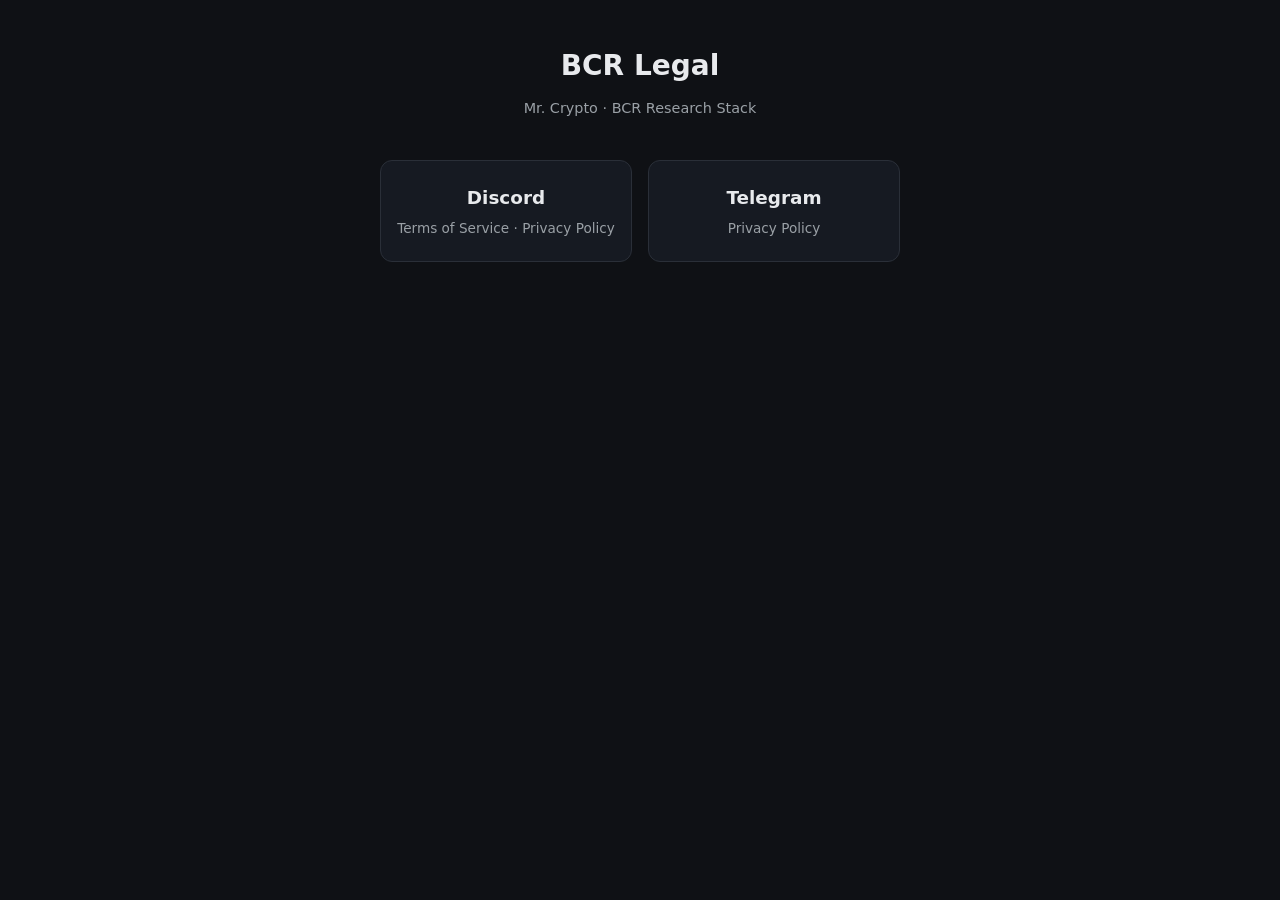
<file: index.html>
<!DOCTYPE html>
<html lang="en">
<head>
  <meta charset="utf-8">
  <meta name="viewport" content="width=device-width, initial-scale=1">
  <title>BCR — Legal</title>
  <link rel="stylesheet" href="legal.css">
</head>
<body>
  <main class="hub">
    <h1>BCR Legal</h1>
    <p class="tagline muted">Mr. Crypto · BCR Research Stack</p>

    <div class="picker">
      <a href="discord.html">
        <span class="label">Discord</span>
        <span class="hint">Terms of Service · Privacy Policy</span>
      </a>
      <a href="telegram/privacy-policy.html">
        <span class="label">Telegram</span>
        <span class="hint">Privacy Policy</span>
      </a>
    </div>
  </main>
</body>
</html>
</file>
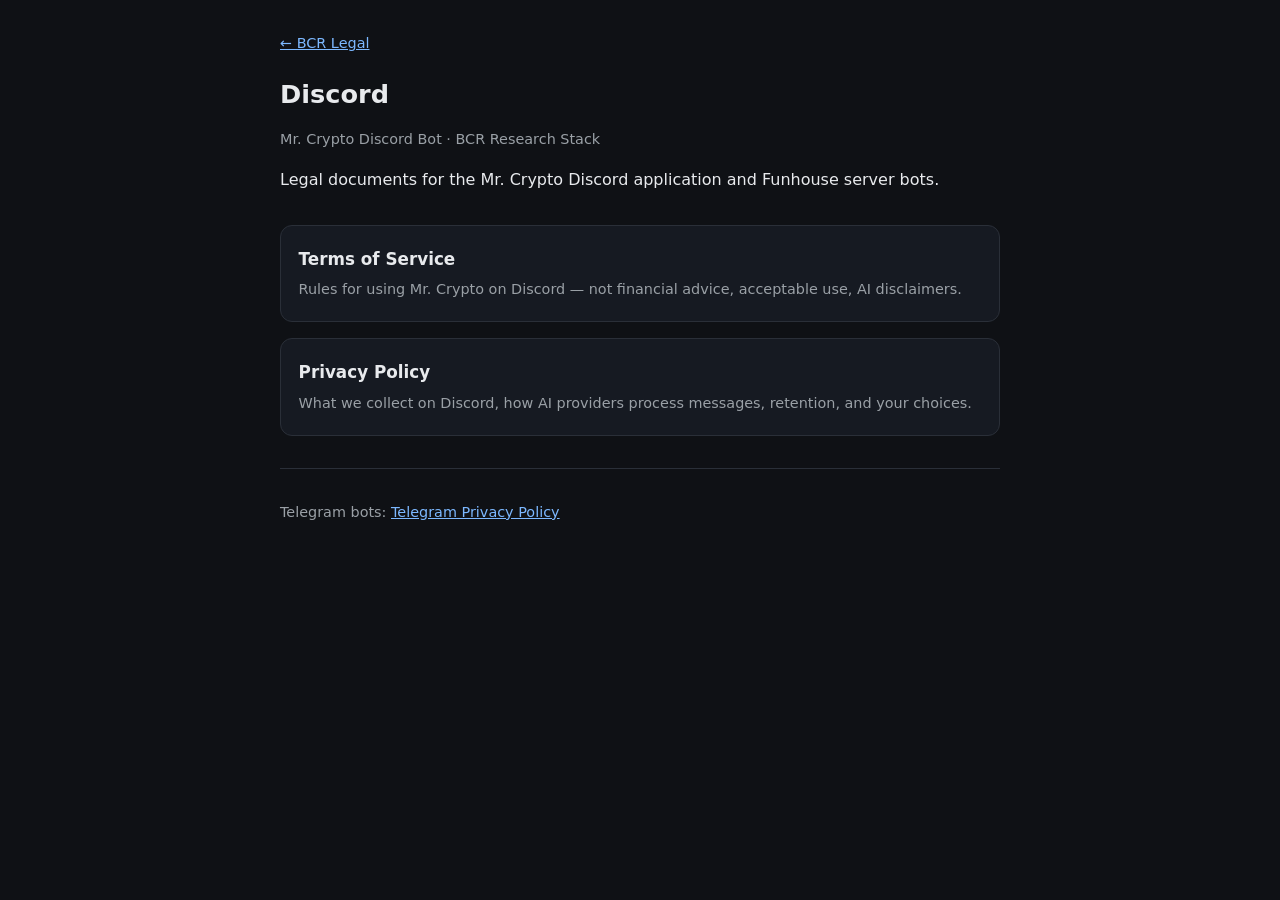
<file: discord.html>
<!DOCTYPE html>
<html lang="en">
<head>
  <meta charset="utf-8">
  <meta name="viewport" content="width=device-width, initial-scale=1">
  <title>Discord — BCR Legal</title>
  <link rel="stylesheet" href="legal.css">
</head>
<body>
  <p class="nav-top muted"><a href="index.html">← BCR Legal</a></p>

  <h1>Discord</h1>
  <p class="muted">Mr. Crypto Discord Bot · BCR Research Stack</p>

  <p>Legal documents for the Mr. Crypto Discord application and Funhouse server bots.</p>

  <div class="cards">
    <a class="card" href="terms-of-service.html">
      <div class="title">Terms of Service</div>
      <div class="desc">Rules for using Mr. Crypto on Discord — not financial advice, acceptable use, AI disclaimers.</div>
    </a>
    <a class="card" href="privacy-policy.html">
      <div class="title">Privacy Policy</div>
      <div class="desc">What we collect on Discord, how AI providers process messages, retention, and your choices.</div>
    </a>
  </div>

  <hr>
  <p class="muted">Telegram bots: <a href="telegram/privacy-policy.html">Telegram Privacy Policy</a></p>
</body>
</html>
</file>
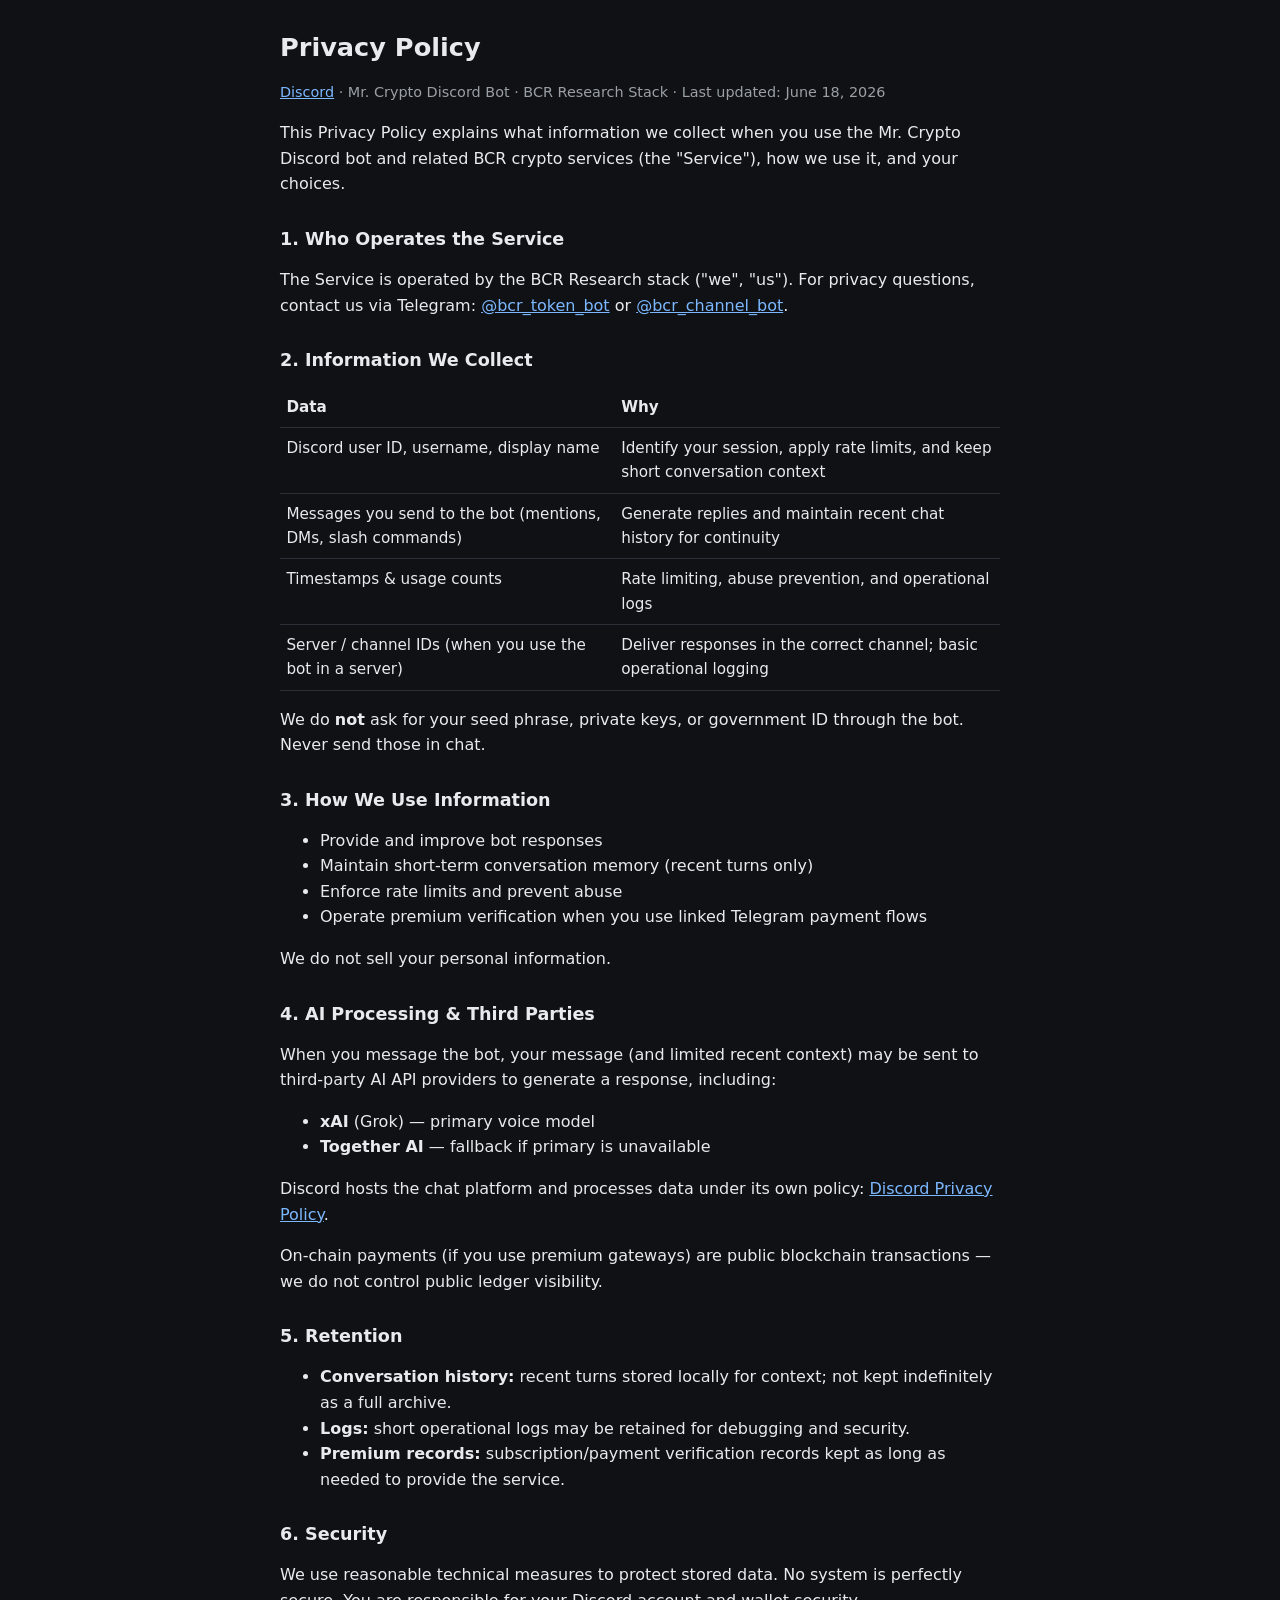
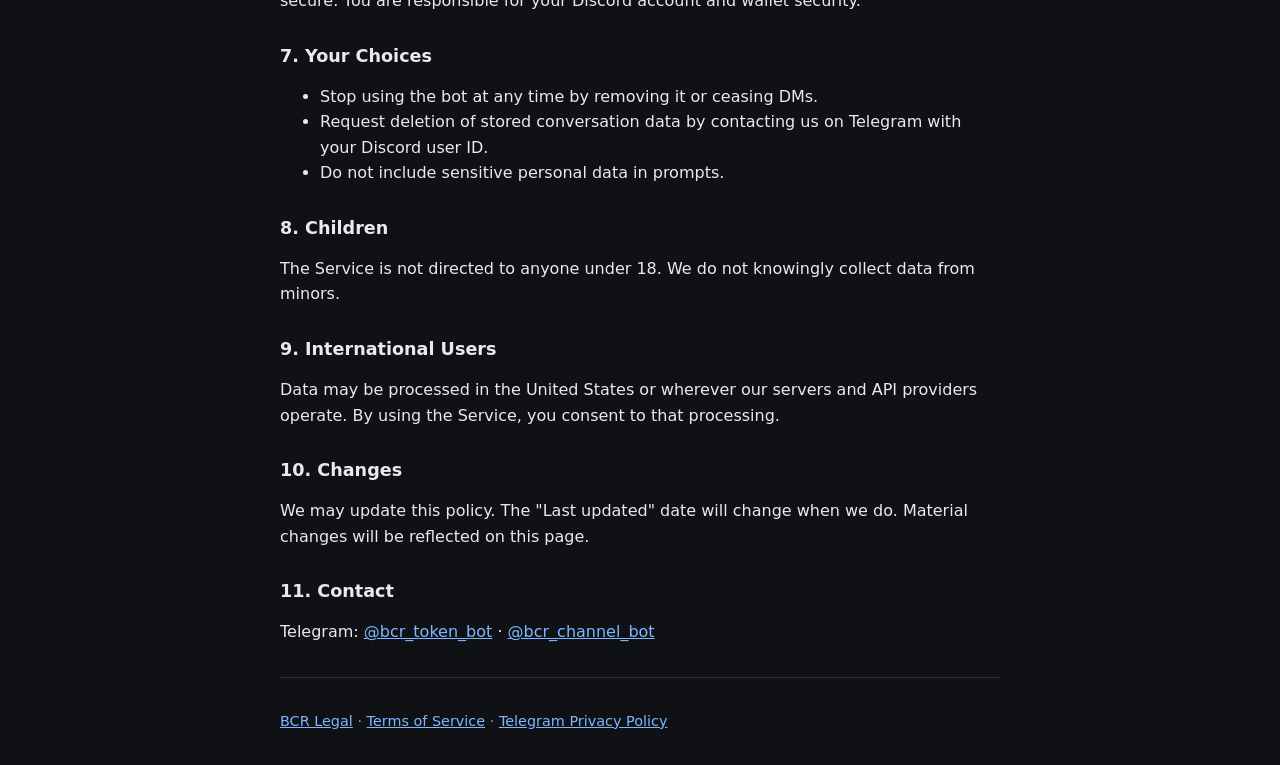
<file: privacy-policy.html>
<!DOCTYPE html>
<html lang="en">
<head>
  <meta charset="utf-8">
  <meta name="viewport" content="width=device-width, initial-scale=1">
  <title>Privacy Policy — Mr. Crypto (BCR)</title>
  <style>
    :root { color-scheme: dark; }
    body {
      font-family: system-ui, -apple-system, Segoe UI, sans-serif;
      line-height: 1.6;
      max-width: 720px;
      margin: 2rem auto;
      padding: 0 1.25rem;
      background: #0f1115;
      color: #e8eaed;
    }
    h1, h2 { line-height: 1.25; }
    h1 { font-size: 1.6rem; }
    h2 { font-size: 1.1rem; margin-top: 2rem; }
    a { color: #7cb8ff; }
    .muted { color: #9aa0a6; font-size: 0.9rem; }
    hr { border: none; border-top: 1px solid #2a2f38; margin: 2rem 0; }
    table { width: 100%; border-collapse: collapse; font-size: 0.95rem; }
    th, td { text-align: left; padding: 0.5rem 0.4rem; border-bottom: 1px solid #2a2f38; vertical-align: top; }
  </style>
</head>
<body>
  <h1>Privacy Policy</h1>
  <p class="muted"><a href="discord.html">Discord</a> · Mr. Crypto Discord Bot · BCR Research Stack · Last updated: June 18, 2026</p>

  <p>
    This Privacy Policy explains what information we collect when you use the Mr. Crypto
    Discord bot and related BCR crypto services (the "Service"), how we use it, and your choices.
  </p>

  <h2>1. Who Operates the Service</h2>
  <p>
    The Service is operated by the BCR Research stack ("we", "us"). For privacy questions,
    contact us via Telegram:
    <a href="https://t.me/bcr_token_bot">@bcr_token_bot</a> or
    <a href="https://t.me/bcr_channel_bot">@bcr_channel_bot</a>.
  </p>

  <h2>2. Information We Collect</h2>
  <table>
    <thead>
      <tr><th>Data</th><th>Why</th></tr>
    </thead>
    <tbody>
      <tr>
        <td>Discord user ID, username, display name</td>
        <td>Identify your session, apply rate limits, and keep short conversation context</td>
      </tr>
      <tr>
        <td>Messages you send to the bot (mentions, DMs, slash commands)</td>
        <td>Generate replies and maintain recent chat history for continuity</td>
      </tr>
      <tr>
        <td>Timestamps &amp; usage counts</td>
        <td>Rate limiting, abuse prevention, and operational logs</td>
      </tr>
      <tr>
        <td>Server / channel IDs (when you use the bot in a server)</td>
        <td>Deliver responses in the correct channel; basic operational logging</td>
      </tr>
    </tbody>
  </table>
  <p>
    We do <strong>not</strong> ask for your seed phrase, private keys, or government ID through the bot.
    Never send those in chat.
  </p>

  <h2>3. How We Use Information</h2>
  <ul>
    <li>Provide and improve bot responses</li>
    <li>Maintain short-term conversation memory (recent turns only)</li>
    <li>Enforce rate limits and prevent abuse</li>
    <li>Operate premium verification when you use linked Telegram payment flows</li>
  </ul>
  <p>We do not sell your personal information.</p>

  <h2>4. AI Processing &amp; Third Parties</h2>
  <p>
    When you message the bot, your message (and limited recent context) may be sent to
    third-party AI API providers to generate a response, including:
  </p>
  <ul>
    <li><strong>xAI</strong> (Grok) — primary voice model</li>
    <li><strong>Together AI</strong> — fallback if primary is unavailable</li>
  </ul>
  <p>
    Discord hosts the chat platform and processes data under its own policy:
    <a href="https://discord.com/privacy" rel="noopener">Discord Privacy Policy</a>.
  </p>
  <p>
    On-chain payments (if you use premium gateways) are public blockchain transactions —
    we do not control public ledger visibility.
  </p>

  <h2>5. Retention</h2>
  <ul>
    <li><strong>Conversation history:</strong> recent turns stored locally for context; not kept indefinitely as a full archive.</li>
    <li><strong>Logs:</strong> short operational logs may be retained for debugging and security.</li>
    <li><strong>Premium records:</strong> subscription/payment verification records kept as long as needed to provide the service.</li>
  </ul>

  <h2>6. Security</h2>
  <p>
    We use reasonable technical measures to protect stored data. No system is perfectly secure.
    You are responsible for your Discord account and wallet security.
  </p>

  <h2>7. Your Choices</h2>
  <ul>
    <li>Stop using the bot at any time by removing it or ceasing DMs.</li>
    <li>Request deletion of stored conversation data by contacting us on Telegram with your Discord user ID.</li>
    <li>Do not include sensitive personal data in prompts.</li>
  </ul>

  <h2>8. Children</h2>
  <p>
    The Service is not directed to anyone under 18. We do not knowingly collect data from minors.
  </p>

  <h2>9. International Users</h2>
  <p>
    Data may be processed in the United States or wherever our servers and API providers operate.
    By using the Service, you consent to that processing.
  </p>

  <h2>10. Changes</h2>
  <p>
    We may update this policy. The "Last updated" date will change when we do.
    Material changes will be reflected on this page.
  </p>

  <h2>11. Contact</h2>
  <p>
    Telegram: <a href="https://t.me/bcr_token_bot">@bcr_token_bot</a> ·
    <a href="https://t.me/bcr_channel_bot">@bcr_channel_bot</a>
  </p>

  <hr>
  <p class="muted">
    <a href="index.html">BCR Legal</a> ·
    <a href="terms-of-service.html">Terms of Service</a> ·
    <a href="telegram/privacy-policy.html">Telegram Privacy Policy</a>
  </p>
</body>
</html>
</file>
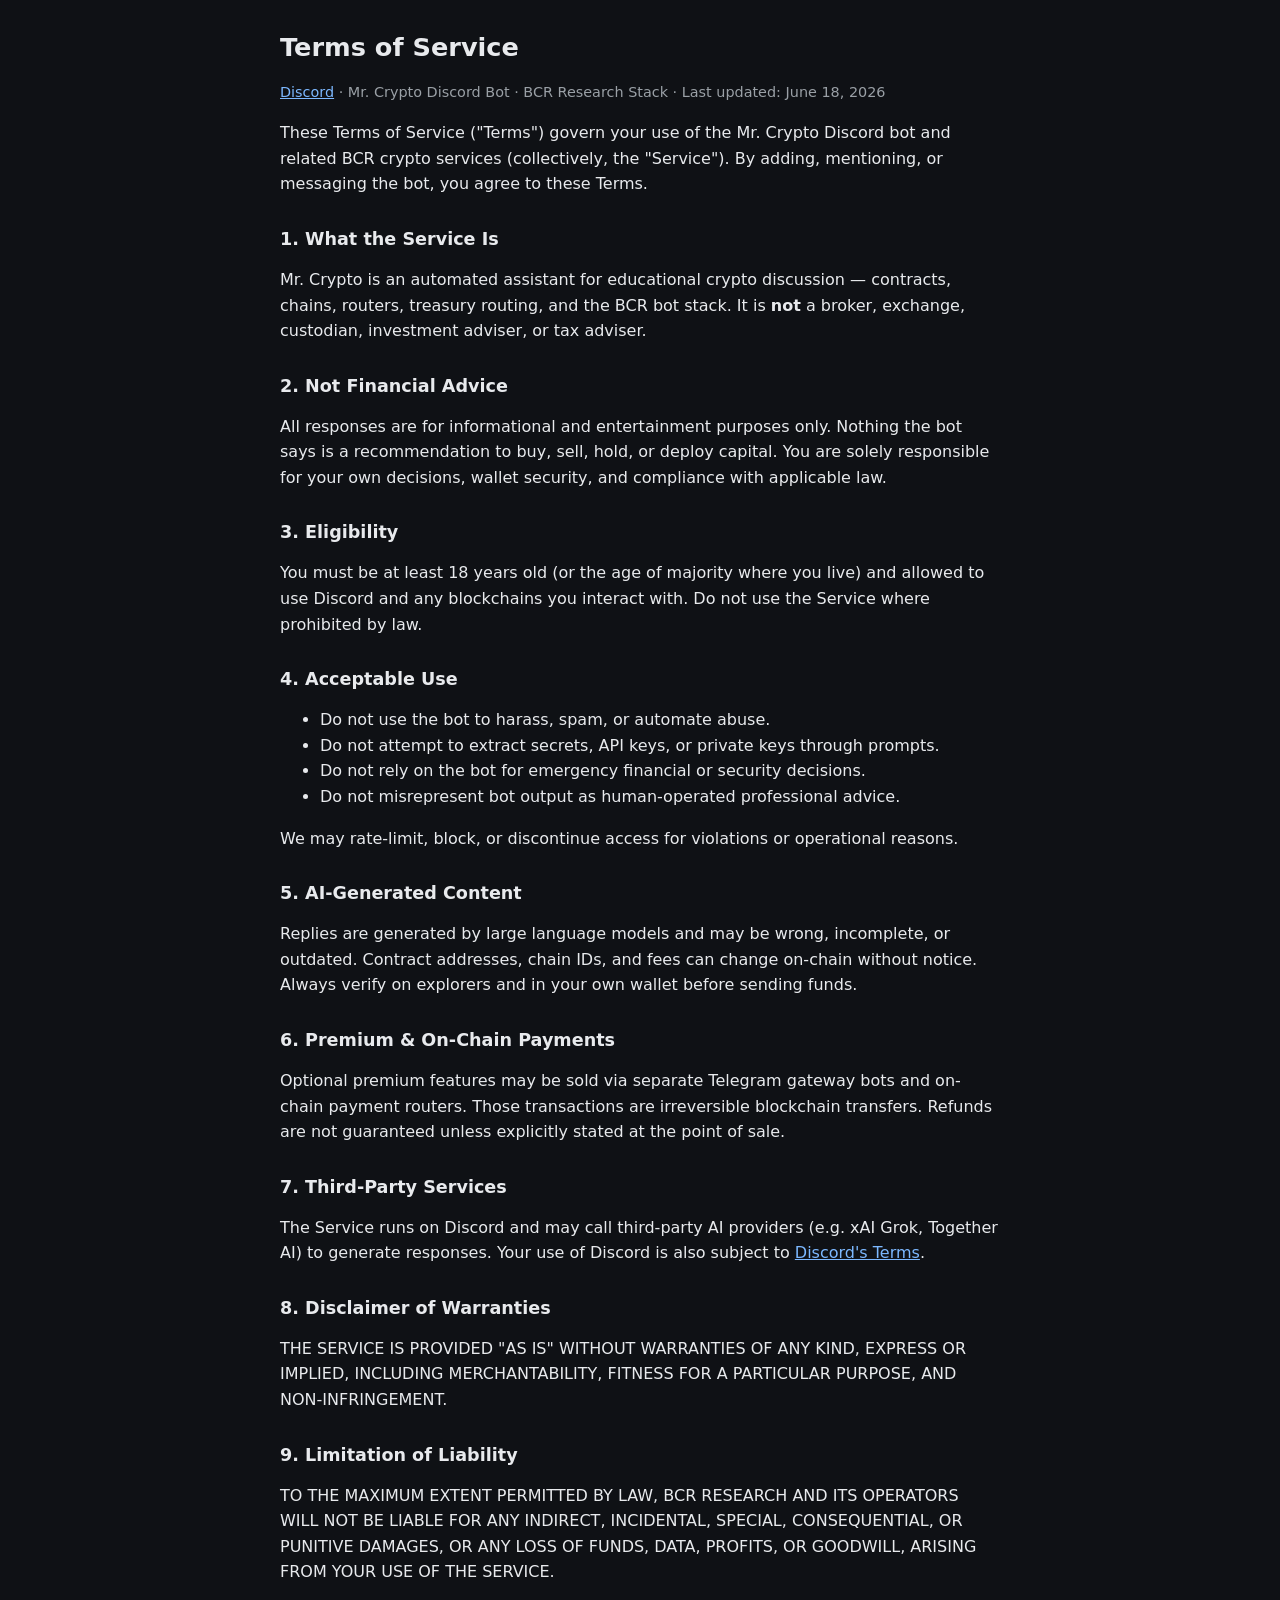
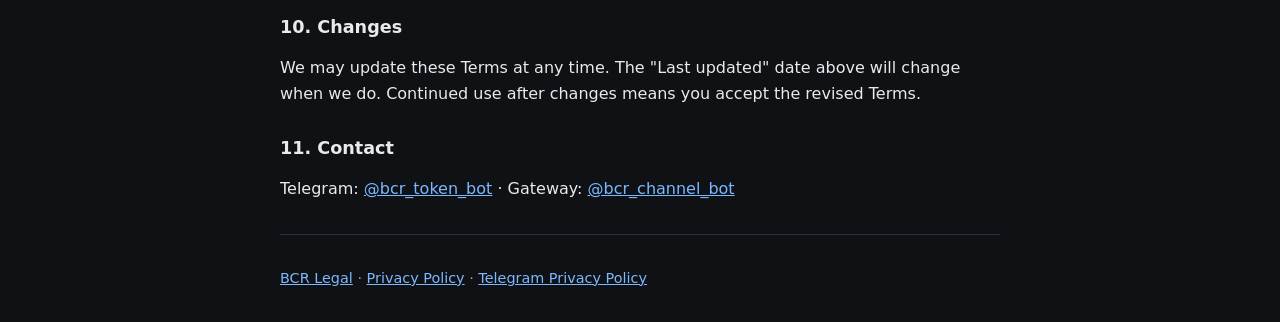
<file: terms-of-service.html>
<!DOCTYPE html>
<html lang="en">
<head>
  <meta charset="utf-8">
  <meta name="viewport" content="width=device-width, initial-scale=1">
  <title>Terms of Service — Mr. Crypto (BCR)</title>
  <style>
    :root { color-scheme: dark; }
    body {
      font-family: system-ui, -apple-system, Segoe UI, sans-serif;
      line-height: 1.6;
      max-width: 720px;
      margin: 2rem auto;
      padding: 0 1.25rem;
      background: #0f1115;
      color: #e8eaed;
    }
    h1, h2 { line-height: 1.25; }
    h1 { font-size: 1.6rem; }
    h2 { font-size: 1.1rem; margin-top: 2rem; }
    a { color: #7cb8ff; }
    .muted { color: #9aa0a6; font-size: 0.9rem; }
    hr { border: none; border-top: 1px solid #2a2f38; margin: 2rem 0; }
  </style>
</head>
<body>
  <h1>Terms of Service</h1>
  <p class="muted"><a href="discord.html">Discord</a> · Mr. Crypto Discord Bot · BCR Research Stack · Last updated: June 18, 2026</p>

  <p>
    These Terms of Service ("Terms") govern your use of the Mr. Crypto Discord bot
    and related BCR crypto services (collectively, the "Service"). By adding, mentioning,
    or messaging the bot, you agree to these Terms.
  </p>

  <h2>1. What the Service Is</h2>
  <p>
    Mr. Crypto is an automated assistant for educational crypto discussion — contracts,
    chains, routers, treasury routing, and the BCR bot stack. It is <strong>not</strong>
    a broker, exchange, custodian, investment adviser, or tax adviser.
  </p>

  <h2>2. Not Financial Advice</h2>
  <p>
    All responses are for informational and entertainment purposes only. Nothing the
    bot says is a recommendation to buy, sell, hold, or deploy capital. You are solely
    responsible for your own decisions, wallet security, and compliance with applicable law.
  </p>

  <h2>3. Eligibility</h2>
  <p>
    You must be at least 18 years old (or the age of majority where you live) and allowed
    to use Discord and any blockchains you interact with. Do not use the Service where
    prohibited by law.
  </p>

  <h2>4. Acceptable Use</h2>
  <ul>
    <li>Do not use the bot to harass, spam, or automate abuse.</li>
    <li>Do not attempt to extract secrets, API keys, or private keys through prompts.</li>
    <li>Do not rely on the bot for emergency financial or security decisions.</li>
    <li>Do not misrepresent bot output as human-operated professional advice.</li>
  </ul>
  <p>
    We may rate-limit, block, or discontinue access for violations or operational reasons.
  </p>

  <h2>5. AI-Generated Content</h2>
  <p>
    Replies are generated by large language models and may be wrong, incomplete, or outdated.
    Contract addresses, chain IDs, and fees can change on-chain without notice. Always verify
    on explorers and in your own wallet before sending funds.
  </p>

  <h2>6. Premium &amp; On-Chain Payments</h2>
  <p>
    Optional premium features may be sold via separate Telegram gateway bots and on-chain
    payment routers. Those transactions are irreversible blockchain transfers. Refunds are
    not guaranteed unless explicitly stated at the point of sale.
  </p>

  <h2>7. Third-Party Services</h2>
  <p>
    The Service runs on Discord and may call third-party AI providers (e.g. xAI Grok,
    Together AI) to generate responses. Your use of Discord is also subject to
    <a href="https://discord.com/terms" rel="noopener">Discord's Terms</a>.
  </p>

  <h2>8. Disclaimer of Warranties</h2>
  <p>
    THE SERVICE IS PROVIDED "AS IS" WITHOUT WARRANTIES OF ANY KIND, EXPRESS OR IMPLIED,
    INCLUDING MERCHANTABILITY, FITNESS FOR A PARTICULAR PURPOSE, AND NON-INFRINGEMENT.
  </p>

  <h2>9. Limitation of Liability</h2>
  <p>
    TO THE MAXIMUM EXTENT PERMITTED BY LAW, BCR RESEARCH AND ITS OPERATORS WILL NOT BE
    LIABLE FOR ANY INDIRECT, INCIDENTAL, SPECIAL, CONSEQUENTIAL, OR PUNITIVE DAMAGES,
    OR ANY LOSS OF FUNDS, DATA, PROFITS, OR GOODWILL, ARISING FROM YOUR USE OF THE SERVICE.
  </p>

  <h2>10. Changes</h2>
  <p>
    We may update these Terms at any time. The "Last updated" date above will change when we do.
    Continued use after changes means you accept the revised Terms.
  </p>

  <h2>11. Contact</h2>
  <p>
    Telegram: <a href="https://t.me/bcr_token_bot">@bcr_token_bot</a> ·
    Gateway: <a href="https://t.me/bcr_channel_bot">@bcr_channel_bot</a>
  </p>

  <hr>
  <p class="muted">
    <a href="index.html">BCR Legal</a> ·
    <a href="privacy-policy.html">Privacy Policy</a> ·
    <a href="telegram/privacy-policy.html">Telegram Privacy Policy</a>
  </p>
</body>
</html>
</file>
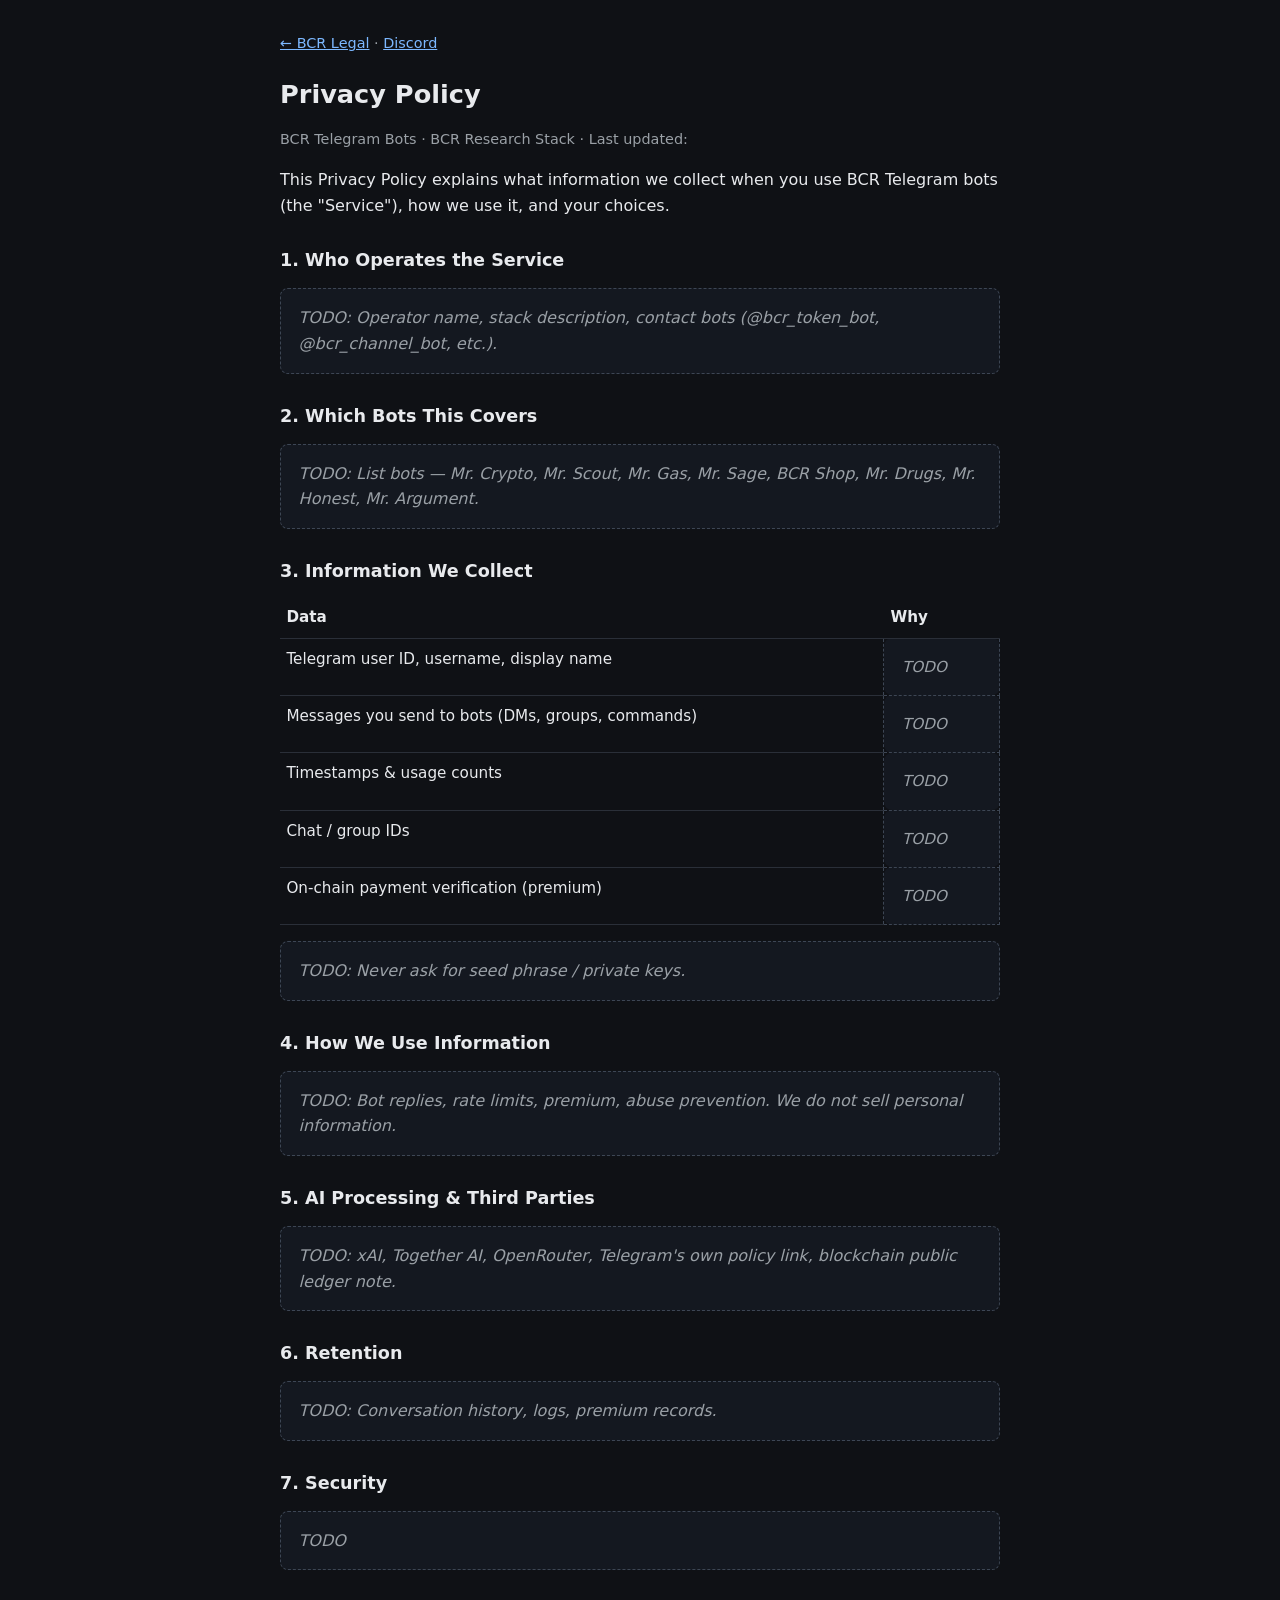
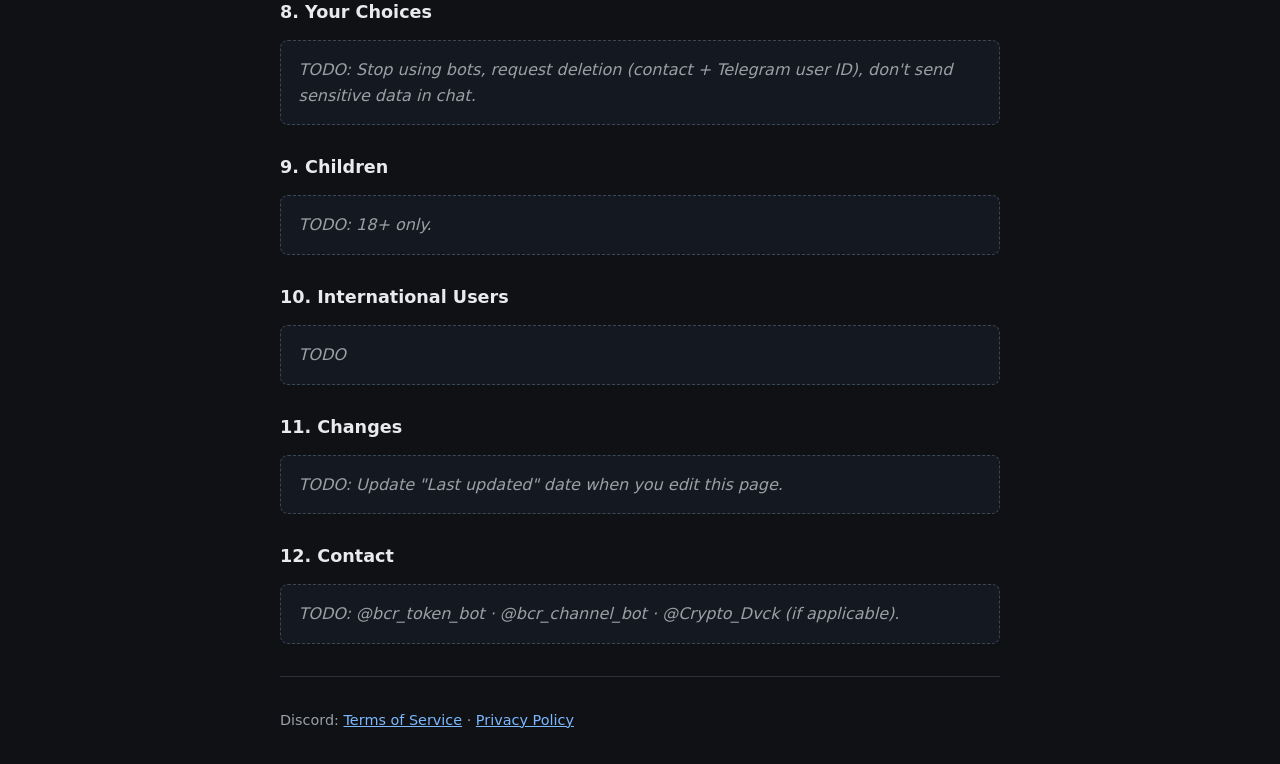
<file: telegram/privacy-policy.html>
<!DOCTYPE html>
<html lang="en">
<head>
  <meta charset="utf-8">
  <meta name="viewport" content="width=device-width, initial-scale=1">
  <title>Privacy Policy — BCR Telegram Bots</title>
  <link rel="stylesheet" href="../legal.css">
</head>
<body>
  <p class="nav-top muted"><a href="../index.html">← BCR Legal</a> · <a href="../discord.html">Discord</a></p>

  <h1>Privacy Policy</h1>
  <p class="muted">BCR Telegram Bots · BCR Research Stack · Last updated: <!-- TODO: date --></p>

  <p>
    This Privacy Policy explains what information we collect when you use BCR Telegram bots
    (the "Service"), how we use it, and your choices.
  </p>

  <h2>1. Who Operates the Service</h2>
  <p class="stub">TODO: Operator name, stack description, contact bots (@bcr_token_bot, @bcr_channel_bot, etc.).</p>

  <h2>2. Which Bots This Covers</h2>
  <p class="stub">TODO: List bots — Mr. Crypto, Mr. Scout, Mr. Gas, Mr. Sage, BCR Shop, Mr. Drugs, Mr. Honest, Mr. Argument.</p>

  <h2>3. Information We Collect</h2>
  <table>
    <thead>
      <tr><th>Data</th><th>Why</th></tr>
    </thead>
    <tbody>
      <tr>
        <td>Telegram user ID, username, display name</td>
        <td class="stub">TODO</td>
      </tr>
      <tr>
        <td>Messages you send to bots (DMs, groups, commands)</td>
        <td class="stub">TODO</td>
      </tr>
      <tr>
        <td>Timestamps &amp; usage counts</td>
        <td class="stub">TODO</td>
      </tr>
      <tr>
        <td>Chat / group IDs</td>
        <td class="stub">TODO</td>
      </tr>
      <tr>
        <td>On-chain payment verification (premium)</td>
        <td class="stub">TODO</td>
      </tr>
    </tbody>
  </table>
  <p class="stub">TODO: Never ask for seed phrase / private keys.</p>

  <h2>4. How We Use Information</h2>
  <p class="stub">TODO: Bot replies, rate limits, premium, abuse prevention. We do not sell personal information.</p>

  <h2>5. AI Processing &amp; Third Parties</h2>
  <p class="stub">TODO: xAI, Together AI, OpenRouter, Telegram's own policy link, blockchain public ledger note.</p>

  <h2>6. Retention</h2>
  <p class="stub">TODO: Conversation history, logs, premium records.</p>

  <h2>7. Security</h2>
  <p class="stub">TODO</p>

  <h2>8. Your Choices</h2>
  <p class="stub">TODO: Stop using bots, request deletion (contact + Telegram user ID), don't send sensitive data in chat.</p>

  <h2>9. Children</h2>
  <p class="stub">TODO: 18+ only.</p>

  <h2>10. International Users</h2>
  <p class="stub">TODO</p>

  <h2>11. Changes</h2>
  <p class="stub">TODO: Update "Last updated" date when you edit this page.</p>

  <h2>12. Contact</h2>
  <p class="stub">TODO: @bcr_token_bot · @bcr_channel_bot · @Crypto_Dvck (if applicable).</p>

  <hr>
  <p class="muted">Discord: <a href="../terms-of-service.html">Terms of Service</a> · <a href="../privacy-policy.html">Privacy Policy</a></p>
</body>
</html>
</file>
<file: legal.css>
:root { color-scheme: dark; }

body {
  font-family: system-ui, -apple-system, Segoe UI, sans-serif;
  line-height: 1.6;
  max-width: 720px;
  margin: 2rem auto;
  padding: 0 1.25rem;
  background: #0f1115;
  color: #e8eaed;
}

h1, h2 { line-height: 1.25; }
h1 { font-size: 1.6rem; }
h2 { font-size: 1.1rem; margin-top: 2rem; }

a { color: #7cb8ff; }

.muted { color: #9aa0a6; font-size: 0.9rem; }

hr {
  border: none;
  border-top: 1px solid #2a2f38;
  margin: 2rem 0;
}

table {
  width: 100%;
  border-collapse: collapse;
  font-size: 0.95rem;
}

th, td {
  text-align: left;
  padding: 0.5rem 0.4rem;
  border-bottom: 1px solid #2a2f38;
  vertical-align: top;
}

.hub {
  max-width: 520px;
  text-align: center;
  margin: 3rem auto;
}

.hub h1 { font-size: 1.75rem; margin-bottom: 0.35rem; }

.hub .tagline { margin-bottom: 2.5rem; }

.picker {
  display: flex;
  gap: 1rem;
  justify-content: center;
  flex-wrap: wrap;
}

.picker a {
  display: block;
  flex: 1 1 180px;
  max-width: 220px;
  padding: 1.35rem 1rem;
  border: 1px solid #2a2f38;
  border-radius: 12px;
  text-decoration: none;
  color: #e8eaed;
  background: #161a22;
  transition: border-color 0.15s, background 0.15s;
}

.picker a:hover {
  border-color: #4a5568;
  background: #1c2230;
}

.picker .label {
  display: block;
  font-size: 1.15rem;
  font-weight: 600;
  margin-bottom: 0.35rem;
}

.picker .hint {
  display: block;
  font-size: 0.85rem;
  color: #9aa0a6;
}

.cards {
  display: grid;
  gap: 1rem;
  margin: 2rem 0;
}

.card {
  display: block;
  padding: 1.25rem 1.1rem;
  border: 1px solid #2a2f38;
  border-radius: 12px;
  text-decoration: none;
  color: #e8eaed;
  background: #161a22;
}

.card:hover { border-color: #4a5568; }

.card .title { font-weight: 600; font-size: 1.05rem; }
.card .desc { color: #9aa0a6; font-size: 0.9rem; margin-top: 0.35rem; }

.stub {
  padding: 1rem 1.1rem;
  border: 1px dashed #3d4654;
  border-radius: 8px;
  background: #141820;
  color: #9aa0a6;
  font-style: italic;
}

.nav-top { margin-bottom: 1.5rem; }
</file>
